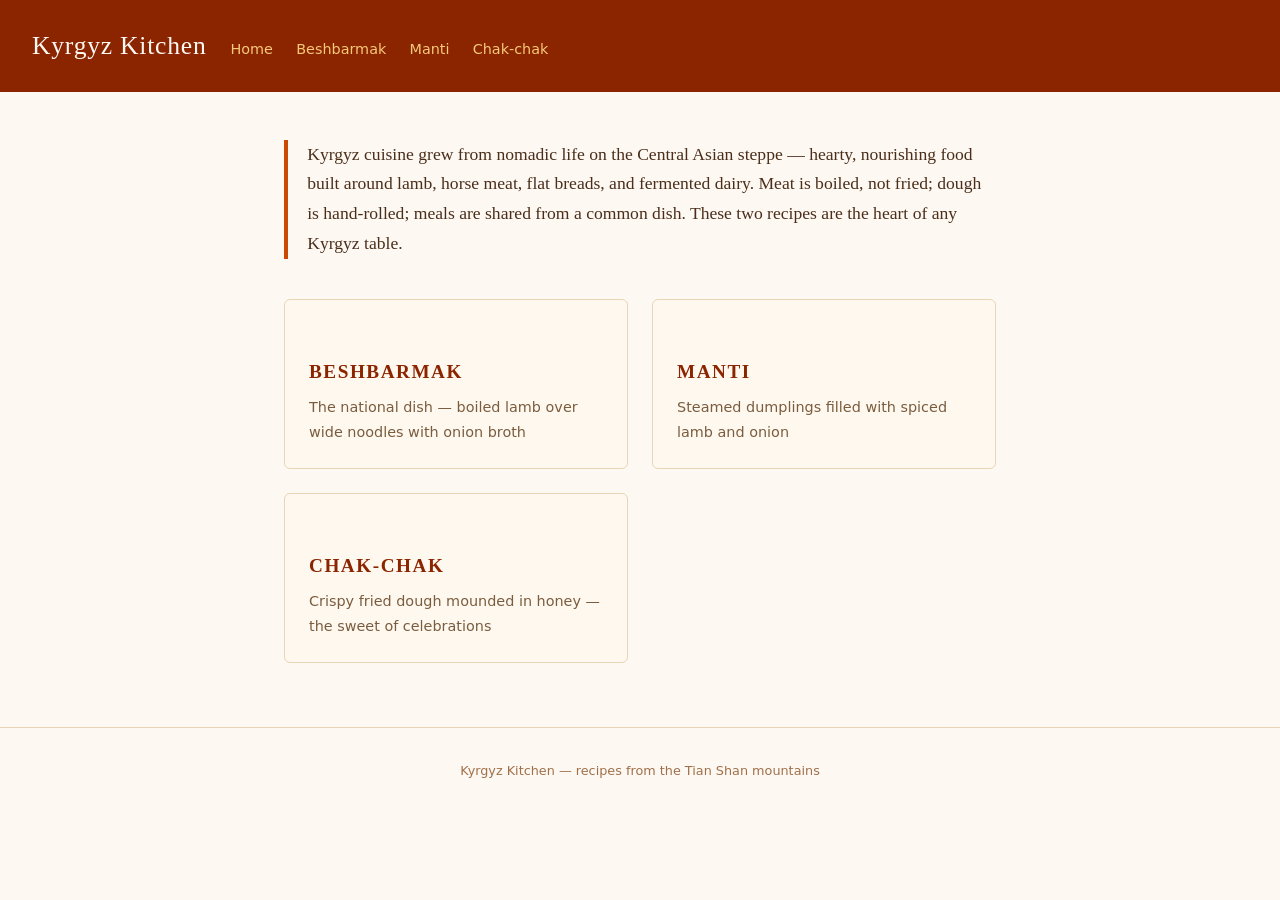
<file: website/index.html>
<!DOCTYPE html>
<html lang="en">
<head>
  <meta charset="UTF-8">
  <meta name="viewport" content="width=device-width, initial-scale=1.0">
  <title>Kyrgyz Kitchen</title>
  <link rel="stylesheet" href="style.css">
</head>
<body>

<header>
  <h1>Kyrgyz Kitchen</h1>
  <nav>
    <a href="index.html">Home</a>
    <a href="beshbarmak/">Beshbarmak</a>
    <a href="manti/">Manti</a>
    <a href="sweets/chak-chak/">Chak-chak</a>
  </nav>
</header>

<main>
  <div class="hero">
    <p>
      Kyrgyz cuisine grew from nomadic life on the Central Asian steppe — hearty,
      nourishing food built around lamb, horse meat, flat breads, and fermented
      dairy. Meat is boiled, not fried; dough is hand-rolled; meals are shared
      from a common dish. These two recipes are the heart of any Kyrgyz table.
    </p>
  </div>

  <div class="cards">
    <a class="card" href="beshbarmak/">
      <h2>Beshbarmak</h2>
      <p class="tagline">The national dish — boiled lamb over wide noodles with onion broth</p>
    </a>
    <a class="card" href="manti/">
      <h2>Manti</h2>
      <p class="tagline">Steamed dumplings filled with spiced lamb and onion</p>
    </a>
    <a class="card" href="sweets/chak-chak/">
      <h2>Chak-chak</h2>
      <p class="tagline">Crispy fried dough mounded in honey — the sweet of celebrations</p>
    </a>
  </div>
</main>

<footer>Kyrgyz Kitchen &mdash; recipes from the Tian Shan mountains</footer>

</body>
</html>
</file>
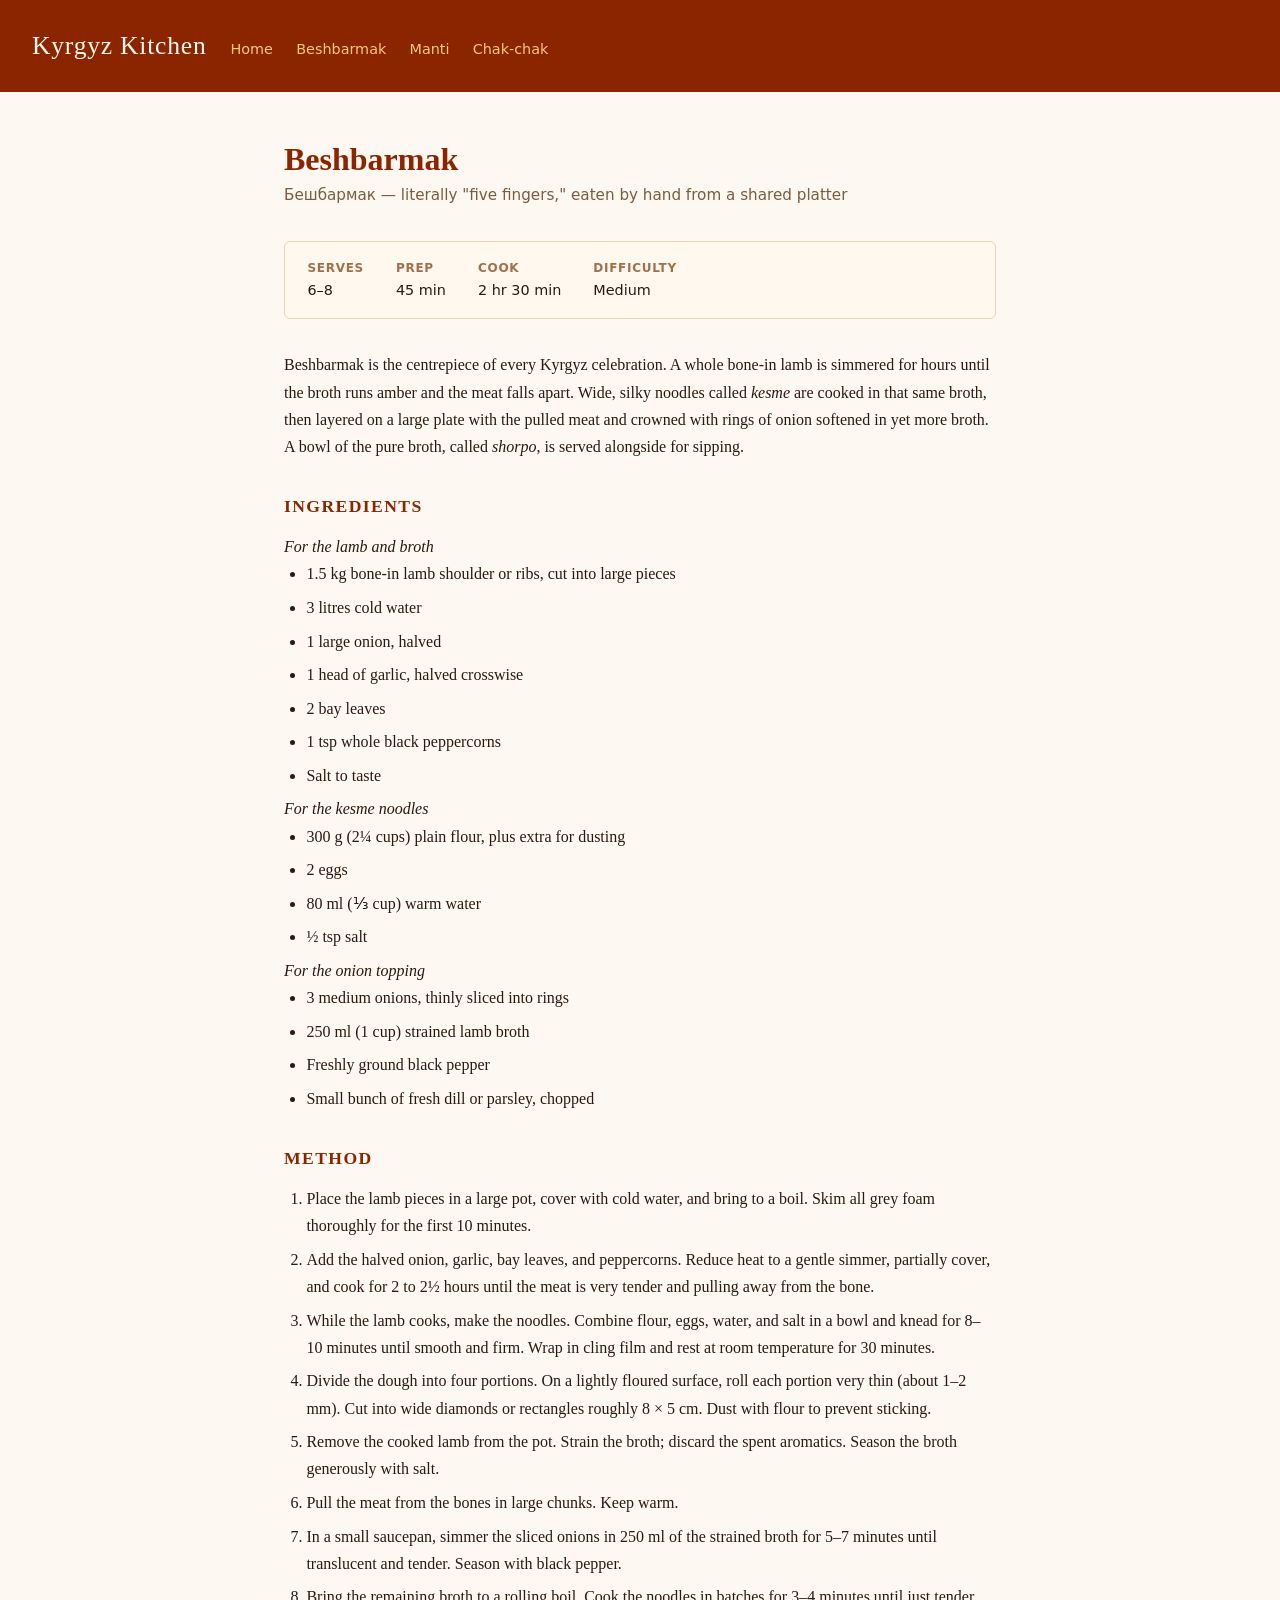
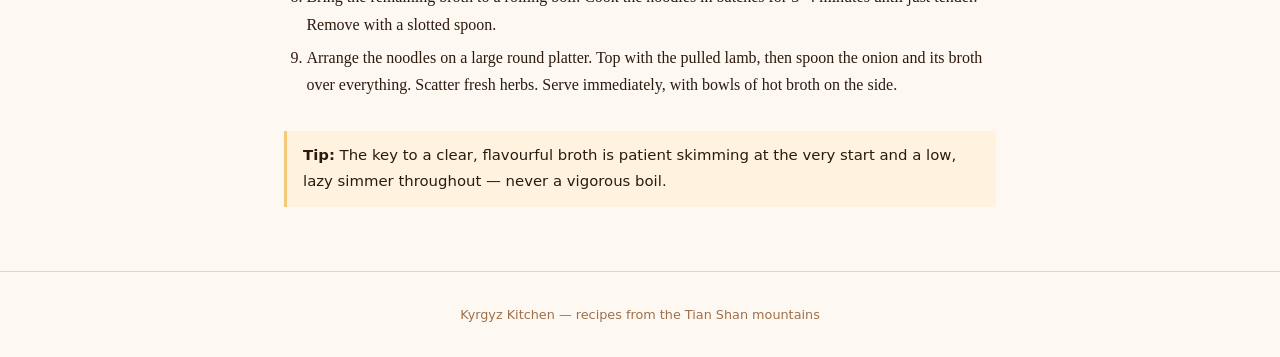
<file: website/beshbarmak/index.html>
<!DOCTYPE html>
<html lang="en">
<head>
  <meta charset="UTF-8">
  <meta name="viewport" content="width=device-width, initial-scale=1.0">
  <title>Beshbarmak &mdash; Kyrgyz Kitchen</title>
  <link rel="stylesheet" href="../style.css">
</head>
<body>

<header>
  <h1>Kyrgyz Kitchen</h1>
  <nav>
    <a href="../index.html">Home</a>
    <a href="../beshbarmak/">Beshbarmak</a>
    <a href="../manti/">Manti</a>
    <a href="../sweets/chak-chak/">Chak-chak</a>
  </nav>
</header>

<main>
  <div class="recipe-header">
    <h1>Beshbarmak</h1>
    <p class="subtitle">Бешбармак &mdash; literally "five fingers," eaten by hand from a shared platter</p>
  </div>

  <div class="meta">
    <span><strong>Serves</strong> 6&ndash;8</span>
    <span><strong>Prep</strong> 45 min</span>
    <span><strong>Cook</strong> 2 hr 30 min</span>
    <span><strong>Difficulty</strong> Medium</span>
  </div>

  <p>
    Beshbarmak is the centrepiece of every Kyrgyz celebration. A whole bone-in
    lamb is simmered for hours until the broth runs amber and the meat falls
    apart. Wide, silky noodles called <em>kesme</em> are cooked in that same
    broth, then layered on a large plate with the pulled meat and crowned with
    rings of onion softened in yet more broth. A bowl of the pure broth,
    called <em>shorpo</em>, is served alongside for sipping.
  </p>

  <h2>Ingredients</h2>

  <p><em>For the lamb and broth</em></p>
  <ul>
    <li>1.5 kg bone-in lamb shoulder or ribs, cut into large pieces</li>
    <li>3 litres cold water</li>
    <li>1 large onion, halved</li>
    <li>1 head of garlic, halved crosswise</li>
    <li>2 bay leaves</li>
    <li>1 tsp whole black peppercorns</li>
    <li>Salt to taste</li>
  </ul>

  <p><em>For the kesme noodles</em></p>
  <ul>
    <li>300 g (2&frac14; cups) plain flour, plus extra for dusting</li>
    <li>2 eggs</li>
    <li>80 ml (⅓ cup) warm water</li>
    <li>&frac12; tsp salt</li>
  </ul>

  <p><em>For the onion topping</em></p>
  <ul>
    <li>3 medium onions, thinly sliced into rings</li>
    <li>250 ml (1 cup) strained lamb broth</li>
    <li>Freshly ground black pepper</li>
    <li>Small bunch of fresh dill or parsley, chopped</li>
  </ul>

  <h2>Method</h2>
  <ol>
    <li>
      Place the lamb pieces in a large pot, cover with cold water, and bring to
      a boil. Skim all grey foam thoroughly for the first 10 minutes.
    </li>
    <li>
      Add the halved onion, garlic, bay leaves, and peppercorns. Reduce heat to
      a gentle simmer, partially cover, and cook for 2 to 2&frac12; hours until
      the meat is very tender and pulling away from the bone.
    </li>
    <li>
      While the lamb cooks, make the noodles. Combine flour, eggs, water, and
      salt in a bowl and knead for 8&ndash;10 minutes until smooth and firm.
      Wrap in cling film and rest at room temperature for 30 minutes.
    </li>
    <li>
      Divide the dough into four portions. On a lightly floured surface, roll
      each portion very thin (about 1&ndash;2 mm). Cut into wide diamonds or
      rectangles roughly 8 &times; 5 cm. Dust with flour to prevent sticking.
    </li>
    <li>
      Remove the cooked lamb from the pot. Strain the broth; discard the spent
      aromatics. Season the broth generously with salt.
    </li>
    <li>
      Pull the meat from the bones in large chunks. Keep warm.
    </li>
    <li>
      In a small saucepan, simmer the sliced onions in 250 ml of the strained
      broth for 5&ndash;7 minutes until translucent and tender. Season with
      black pepper.
    </li>
    <li>
      Bring the remaining broth to a rolling boil. Cook the noodles in batches
      for 3&ndash;4 minutes until just tender. Remove with a slotted spoon.
    </li>
    <li>
      Arrange the noodles on a large round platter. Top with the pulled lamb,
      then spoon the onion and its broth over everything. Scatter fresh herbs.
      Serve immediately, with bowls of hot broth on the side.
    </li>
  </ol>

  <div class="tip">
    <strong>Tip:</strong> The key to a clear, flavourful broth is patient skimming
    at the very start and a low, lazy simmer throughout — never a vigorous boil.
  </div>
</main>

<footer>Kyrgyz Kitchen &mdash; recipes from the Tian Shan mountains</footer>

</body>
</html>
</file>
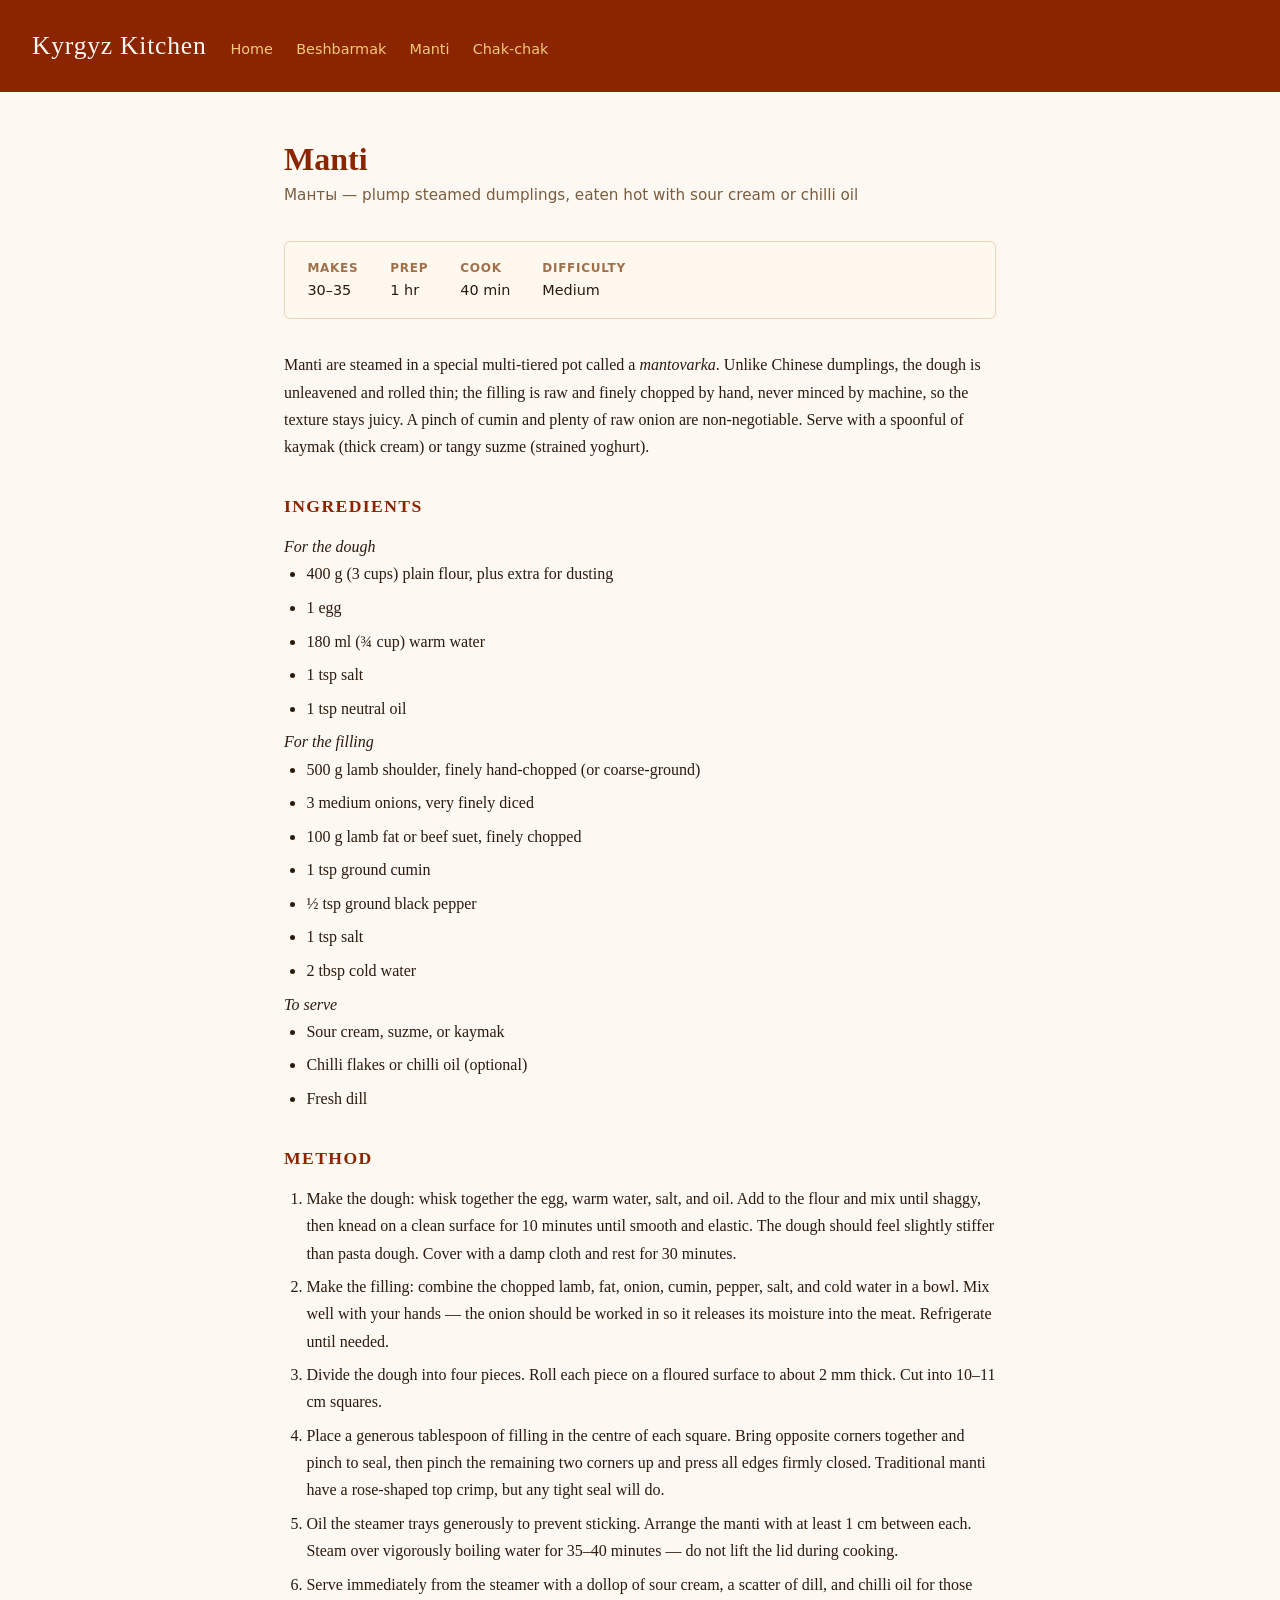
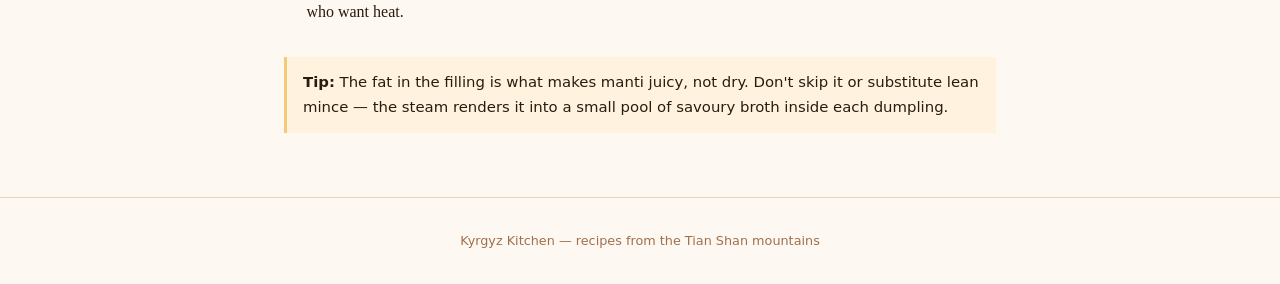
<file: website/manti/index.html>
<!DOCTYPE html>
<html lang="en">
<head>
  <meta charset="UTF-8">
  <meta name="viewport" content="width=device-width, initial-scale=1.0">
  <title>Manti &mdash; Kyrgyz Kitchen</title>
  <link rel="stylesheet" href="../style.css">
</head>
<body>

<header>
  <h1>Kyrgyz Kitchen</h1>
  <nav>
    <a href="../index.html">Home</a>
    <a href="../beshbarmak/">Beshbarmak</a>
    <a href="../manti/">Manti</a>
    <a href="../sweets/chak-chak/">Chak-chak</a>
  </nav>
</header>

<main>
  <div class="recipe-header">
    <h1>Manti</h1>
    <p class="subtitle">Манты &mdash; plump steamed dumplings, eaten hot with sour cream or chilli oil</p>
  </div>

  <div class="meta">
    <span><strong>Makes</strong> 30&ndash;35</span>
    <span><strong>Prep</strong> 1 hr</span>
    <span><strong>Cook</strong> 40 min</span>
    <span><strong>Difficulty</strong> Medium</span>
  </div>

  <p>
    Manti are steamed in a special multi-tiered pot called a <em>mantovarka</em>.
    Unlike Chinese dumplings, the dough is unleavened and rolled thin; the filling
    is raw and finely chopped by hand, never minced by machine, so the texture
    stays juicy. A pinch of cumin and plenty of raw onion are non-negotiable.
    Serve with a spoonful of kaymak (thick cream) or tangy suzme (strained yoghurt).
  </p>

  <h2>Ingredients</h2>

  <p><em>For the dough</em></p>
  <ul>
    <li>400 g (3 cups) plain flour, plus extra for dusting</li>
    <li>1 egg</li>
    <li>180 ml (¾ cup) warm water</li>
    <li>1 tsp salt</li>
    <li>1 tsp neutral oil</li>
  </ul>

  <p><em>For the filling</em></p>
  <ul>
    <li>500 g lamb shoulder, finely hand-chopped (or coarse-ground)</li>
    <li>3 medium onions, very finely diced</li>
    <li>100 g lamb fat or beef suet, finely chopped</li>
    <li>1 tsp ground cumin</li>
    <li>&frac12; tsp ground black pepper</li>
    <li>1 tsp salt</li>
    <li>2 tbsp cold water</li>
  </ul>

  <p><em>To serve</em></p>
  <ul>
    <li>Sour cream, suzme, or kaymak</li>
    <li>Chilli flakes or chilli oil (optional)</li>
    <li>Fresh dill</li>
  </ul>

  <h2>Method</h2>
  <ol>
    <li>
      Make the dough: whisk together the egg, warm water, salt, and oil. Add to
      the flour and mix until shaggy, then knead on a clean surface for
      10 minutes until smooth and elastic. The dough should feel slightly stiffer
      than pasta dough. Cover with a damp cloth and rest for 30 minutes.
    </li>
    <li>
      Make the filling: combine the chopped lamb, fat, onion, cumin, pepper, salt,
      and cold water in a bowl. Mix well with your hands &mdash; the onion should
      be worked in so it releases its moisture into the meat. Refrigerate until
      needed.
    </li>
    <li>
      Divide the dough into four pieces. Roll each piece on a floured surface to
      about 2 mm thick. Cut into 10&ndash;11 cm squares.
    </li>
    <li>
      Place a generous tablespoon of filling in the centre of each square. Bring
      opposite corners together and pinch to seal, then pinch the remaining two
      corners up and press all edges firmly closed. Traditional manti have a
      rose-shaped top crimp, but any tight seal will do.
    </li>
    <li>
      Oil the steamer trays generously to prevent sticking. Arrange the manti
      with at least 1 cm between each. Steam over vigorously boiling water for
      35&ndash;40 minutes &mdash; do not lift the lid during cooking.
    </li>
    <li>
      Serve immediately from the steamer with a dollop of sour cream, a scatter
      of dill, and chilli oil for those who want heat.
    </li>
  </ol>

  <div class="tip">
    <strong>Tip:</strong> The fat in the filling is what makes manti juicy, not
    dry. Don't skip it or substitute lean mince — the steam renders it into a
    small pool of savoury broth inside each dumpling.
  </div>
</main>

<footer>Kyrgyz Kitchen &mdash; recipes from the Tian Shan mountains</footer>

</body>
</html>
</file>
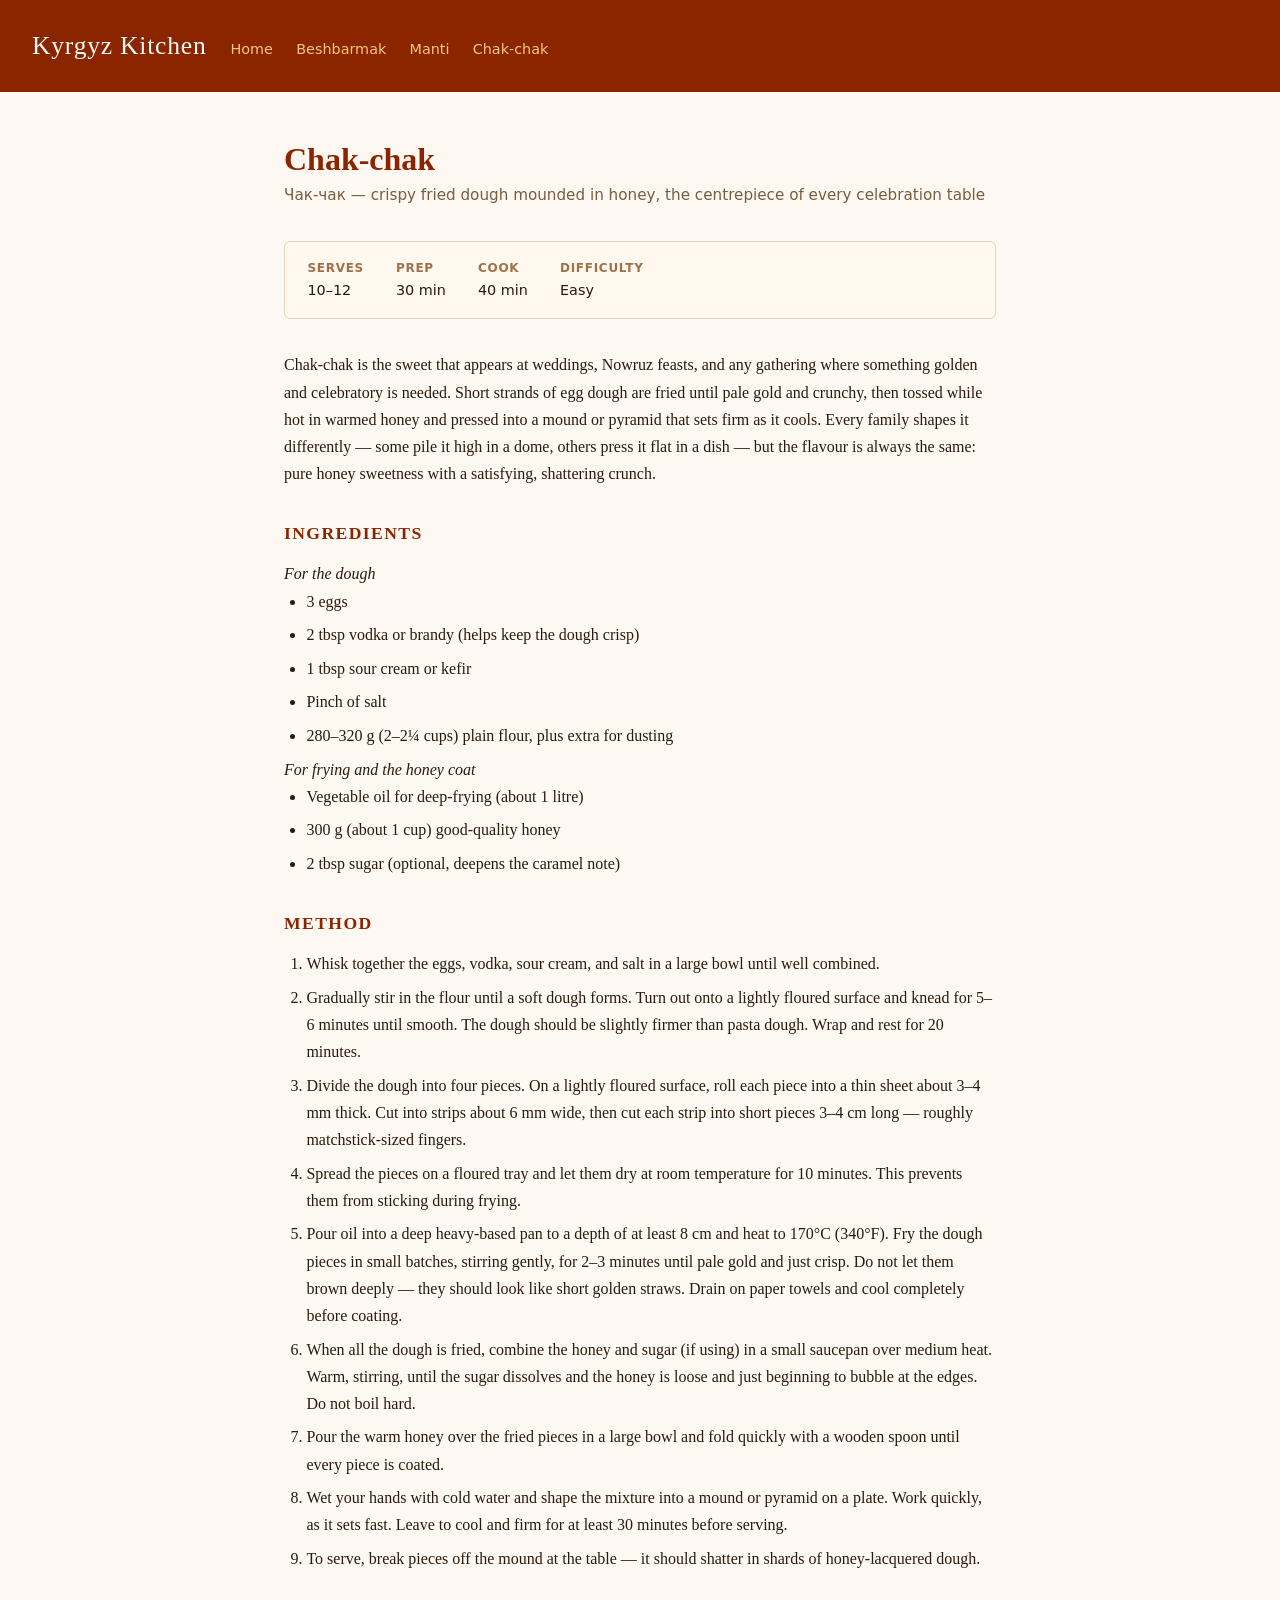
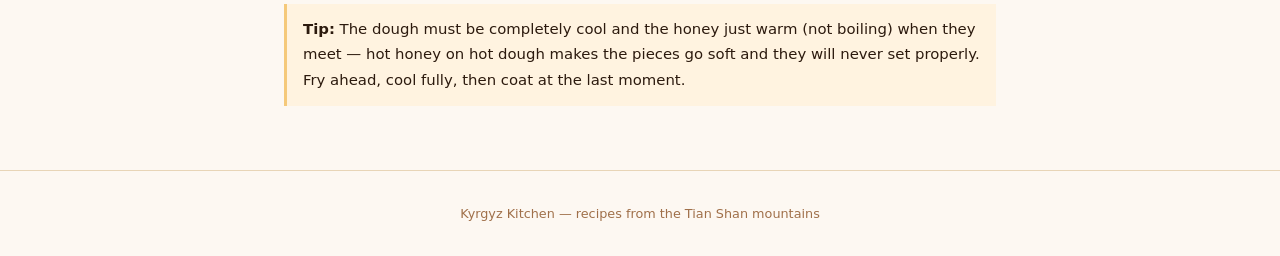
<file: website/sweets/chak-chak/index.html>
<!DOCTYPE html>
<html lang="en">
<head>
  <meta charset="UTF-8">
  <meta name="viewport" content="width=device-width, initial-scale=1.0">
  <title>Chak-chak &mdash; Kyrgyz Kitchen</title>
  <link rel="stylesheet" href="../../style.css">
</head>
<body>

<header>
  <h1>Kyrgyz Kitchen</h1>
  <nav>
    <a href="../../index.html">Home</a>
    <a href="../../beshbarmak/">Beshbarmak</a>
    <a href="../../manti/">Manti</a>
    <a href="../../sweets/chak-chak/">Chak-chak</a>
  </nav>
</header>

<main>
  <div class="recipe-header">
    <h1>Chak-chak</h1>
    <p class="subtitle">Чак-чак &mdash; crispy fried dough mounded in honey, the centrepiece of every celebration table</p>
  </div>

  <div class="meta">
    <span><strong>Serves</strong> 10&ndash;12</span>
    <span><strong>Prep</strong> 30 min</span>
    <span><strong>Cook</strong> 40 min</span>
    <span><strong>Difficulty</strong> Easy</span>
  </div>

  <p>
    Chak-chak is the sweet that appears at weddings, Nowruz feasts, and any
    gathering where something golden and celebratory is needed. Short strands
    of egg dough are fried until pale gold and crunchy, then tossed while hot
    in warmed honey and pressed into a mound or pyramid that sets firm as it
    cools. Every family shapes it differently — some pile it high in a dome,
    others press it flat in a dish — but the flavour is always the same:
    pure honey sweetness with a satisfying, shattering crunch.
  </p>

  <h2>Ingredients</h2>

  <p><em>For the dough</em></p>
  <ul>
    <li>3 eggs</li>
    <li>2 tbsp vodka or brandy (helps keep the dough crisp)</li>
    <li>1 tbsp sour cream or kefir</li>
    <li>Pinch of salt</li>
    <li>280&ndash;320 g (2&ndash;2&frac14; cups) plain flour, plus extra for dusting</li>
  </ul>

  <p><em>For frying and the honey coat</em></p>
  <ul>
    <li>Vegetable oil for deep-frying (about 1 litre)</li>
    <li>300 g (about 1 cup) good-quality honey</li>
    <li>2 tbsp sugar (optional, deepens the caramel note)</li>
  </ul>

  <h2>Method</h2>
  <ol>
    <li>
      Whisk together the eggs, vodka, sour cream, and salt in a large bowl
      until well combined.
    </li>
    <li>
      Gradually stir in the flour until a soft dough forms. Turn out onto a
      lightly floured surface and knead for 5&ndash;6 minutes until smooth.
      The dough should be slightly firmer than pasta dough. Wrap and rest for
      20 minutes.
    </li>
    <li>
      Divide the dough into four pieces. On a lightly floured surface, roll
      each piece into a thin sheet about 3&ndash;4 mm thick. Cut into strips
      about 6 mm wide, then cut each strip into short pieces 3&ndash;4 cm
      long — roughly matchstick-sized fingers.
    </li>
    <li>
      Spread the pieces on a floured tray and let them dry at room temperature
      for 10 minutes. This prevents them from sticking during frying.
    </li>
    <li>
      Pour oil into a deep heavy-based pan to a depth of at least 8 cm and
      heat to 170&deg;C (340&deg;F). Fry the dough pieces in small batches,
      stirring gently, for 2&ndash;3 minutes until pale gold and just crisp.
      Do not let them brown deeply — they should look like short golden straws.
      Drain on paper towels and cool completely before coating.
    </li>
    <li>
      When all the dough is fried, combine the honey and sugar (if using) in a
      small saucepan over medium heat. Warm, stirring, until the sugar dissolves
      and the honey is loose and just beginning to bubble at the edges.
      Do not boil hard.
    </li>
    <li>
      Pour the warm honey over the fried pieces in a large bowl and fold quickly
      with a wooden spoon until every piece is coated.
    </li>
    <li>
      Wet your hands with cold water and shape the mixture into a mound or
      pyramid on a plate. Work quickly, as it sets fast. Leave to cool and
      firm for at least 30 minutes before serving.
    </li>
    <li>
      To serve, break pieces off the mound at the table — it should shatter
      in shards of honey-lacquered dough.
    </li>
  </ol>

  <div class="tip">
    <strong>Tip:</strong> The dough must be completely cool and the honey
    just warm (not boiling) when they meet — hot honey on hot dough makes
    the pieces go soft and they will never set properly. Fry ahead, cool
    fully, then coat at the last moment.
  </div>
</main>

<footer>Kyrgyz Kitchen &mdash; recipes from the Tian Shan mountains</footer>

</body>
</html>
</file>
<file: website/style.css>
*, *::before, *::after { box-sizing: border-box; margin: 0; padding: 0; }

body {
  font-family: Georgia, "Times New Roman", serif;
  background: #fdf8f2;
  color: #2c1a0e;
  line-height: 1.7;
}

header {
  background: #8b2500;
  color: #fdf8f2;
  padding: 1.5rem 2rem;
  display: flex;
  align-items: baseline;
  gap: 1.5rem;
  flex-wrap: wrap;
}

header h1 { font-size: 1.6rem; font-weight: normal; letter-spacing: 0.03em; }

nav a {
  color: #f5c97a;
  text-decoration: none;
  font-family: system-ui, sans-serif;
  font-size: 0.9rem;
  margin-right: 1.2rem;
}
nav a:hover { text-decoration: underline; }

main { max-width: 760px; margin: 3rem auto; padding: 0 1.5rem; }

/* ---- home hero ---- */
.hero {
  border-left: 4px solid #c94a00;
  padding-left: 1.2rem;
  margin-bottom: 2.5rem;
}
.hero p { font-size: 1.1rem; color: #4a2e1a; }

/* ---- recipe card grid on home ---- */
.cards { display: grid; grid-template-columns: repeat(auto-fill, minmax(280px, 1fr)); gap: 1.5rem; }

.card {
  background: #fff8ef;
  border: 1px solid #e8d5b7;
  border-radius: 6px;
  padding: 1.5rem;
  text-decoration: none;
  color: inherit;
  transition: box-shadow 0.2s;
}
.card:hover { box-shadow: 0 4px 16px rgba(139,37,0,0.15); }
.card h2 { font-size: 1.2rem; color: #8b2500; margin-bottom: 0.4rem; }
.card .tagline { font-size: 0.9rem; font-family: system-ui, sans-serif; color: #7a5c3e; }

/* ---- recipe page ---- */
.recipe-header { margin-bottom: 2rem; }
.recipe-header h1 { font-size: 2rem; color: #8b2500; line-height: 1.2; }
.recipe-header .subtitle {
  font-family: system-ui, sans-serif;
  font-size: 0.95rem;
  color: #7a5c3e;
  margin-top: 0.3rem;
}

.meta {
  display: flex; gap: 2rem; flex-wrap: wrap;
  background: #fff8ef;
  border: 1px solid #e8d5b7;
  border-radius: 6px;
  padding: 1rem 1.4rem;
  margin-bottom: 2rem;
  font-family: system-ui, sans-serif;
  font-size: 0.9rem;
}
.meta span strong { display: block; font-size: 0.75rem; text-transform: uppercase; letter-spacing: 0.06em; color: #a0704a; }

h2 { font-size: 1.1rem; text-transform: uppercase; letter-spacing: 0.08em; color: #8b2500; margin: 2rem 0 0.7rem; }

ul, ol { padding-left: 1.4rem; }
li { margin-bottom: 0.4rem; }
li + li { margin-top: 0.15rem; }

.tip {
  background: #fff3e0;
  border-left: 3px solid #f5c97a;
  padding: 0.8rem 1rem;
  margin-top: 2rem;
  font-size: 0.93rem;
  font-family: system-ui, sans-serif;
}

footer {
  text-align: center;
  padding: 2rem;
  font-family: system-ui, sans-serif;
  font-size: 0.8rem;
  color: #a0704a;
  margin-top: 4rem;
  border-top: 1px solid #e8d5b7;
}
</file>
